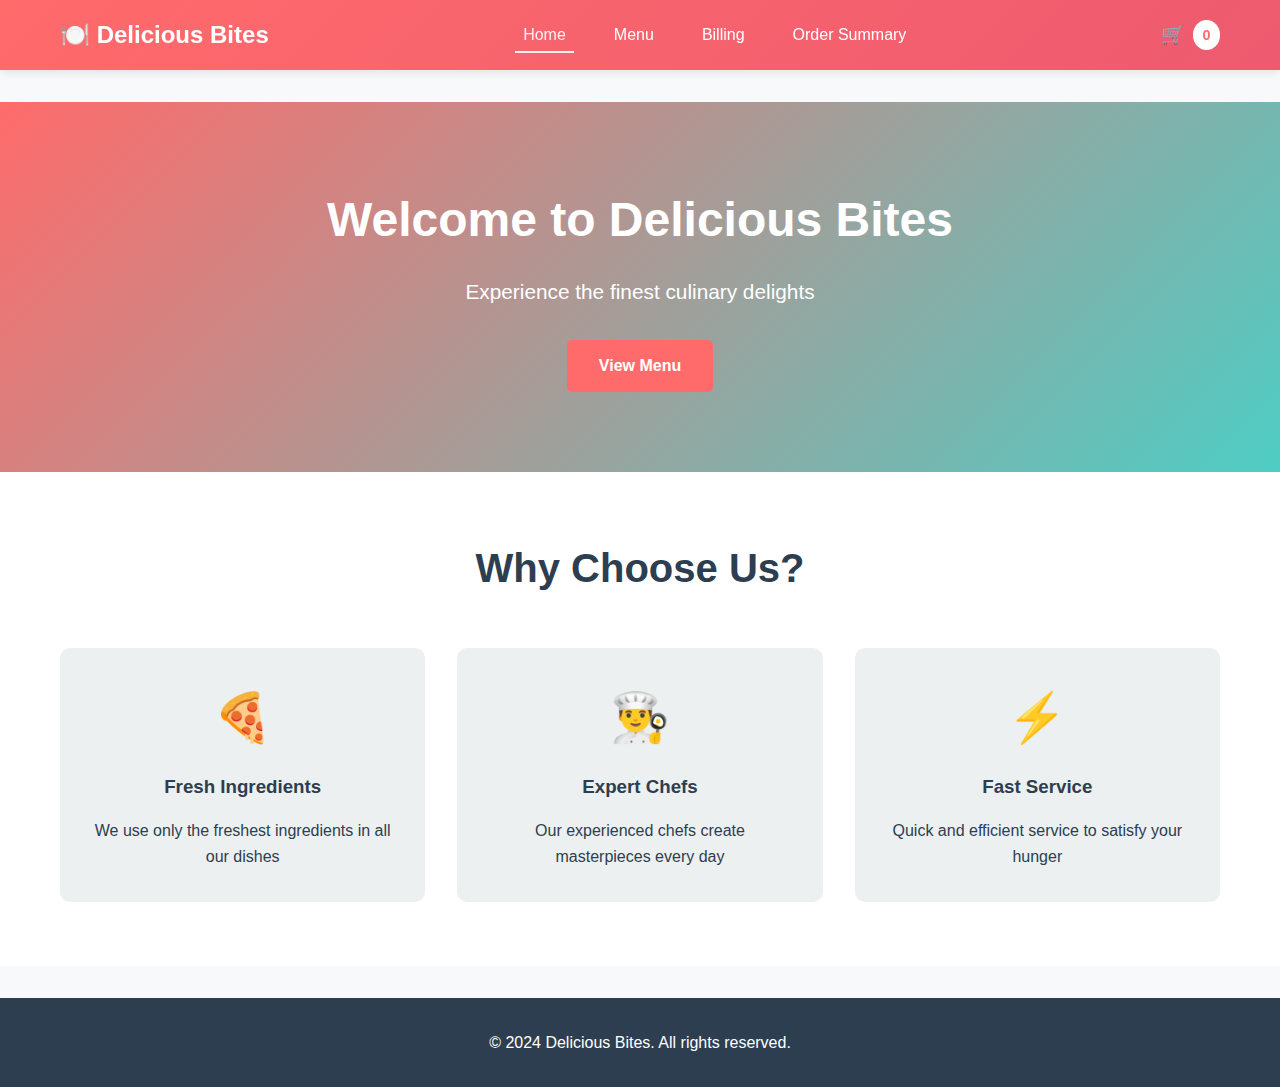
<file: index.html>
<!DOCTYPE html>
<html lang="en">
<head>
    <meta charset="UTF-8">
    <meta name="viewport" content="width=device-width, initial-scale=1.0">
    <title>Restaurant - Home</title>
    <link rel="stylesheet" href="styles.css">
</head>
<body>
    <nav class="navbar">
        <div class="container">
            <div class="logo">🍽️ Delicious Bites</div>
            <div class="hamburger">☰</div>
            <ul class="nav-menu">
                <li><a href="index.html" class="active">Home</a></li>
                <li><a href="menu.html">Menu</a></li>
                <li><a href="billing.html">Billing</a></li>
                <li><a href="order-summary.html">Order Summary</a></li>
            </ul>
            <div class="cart-icon">
                <a href="billing.html">
                    🛒 <span id="cart-count">0</span>
                </a>
            </div>
        </div>
    </nav>

    <main>
        <section class="hero">
            <div class="hero-content">
                <h1>Welcome to Delicious Bites</h1>
                <p>Experience the finest culinary delights</p>
                <a href="menu.html" class="btn btn-primary">View Menu</a>
            </div>
        </section>

        <section class="features">
            <div class="container">
                <h2>Why Choose Us?</h2>
                <div class="feature-grid">
                    <div class="feature-card">
                        <div class="feature-icon">🍕</div>
                        <h3>Fresh Ingredients</h3>
                        <p>We use only the freshest ingredients in all our dishes</p>
                    </div>
                    <div class="feature-card">
                        <div class="feature-icon">👨‍🍳</div>
                        <h3>Expert Chefs</h3>
                        <p>Our experienced chefs create masterpieces every day</p>
                    </div>
                    <div class="feature-card">
                        <div class="feature-icon">⚡</div>
                        <h3>Fast Service</h3>
                        <p>Quick and efficient service to satisfy your hunger</p>
                    </div>
                </div>
            </div>
        </section>
    </main>

    <footer>
        <div class="container">
            <p>&copy; 2024 Delicious Bites. All rights reserved.</p>
        </div>
    </footer>

    <script src="script.js"></script>
</body>
</html>
</file>
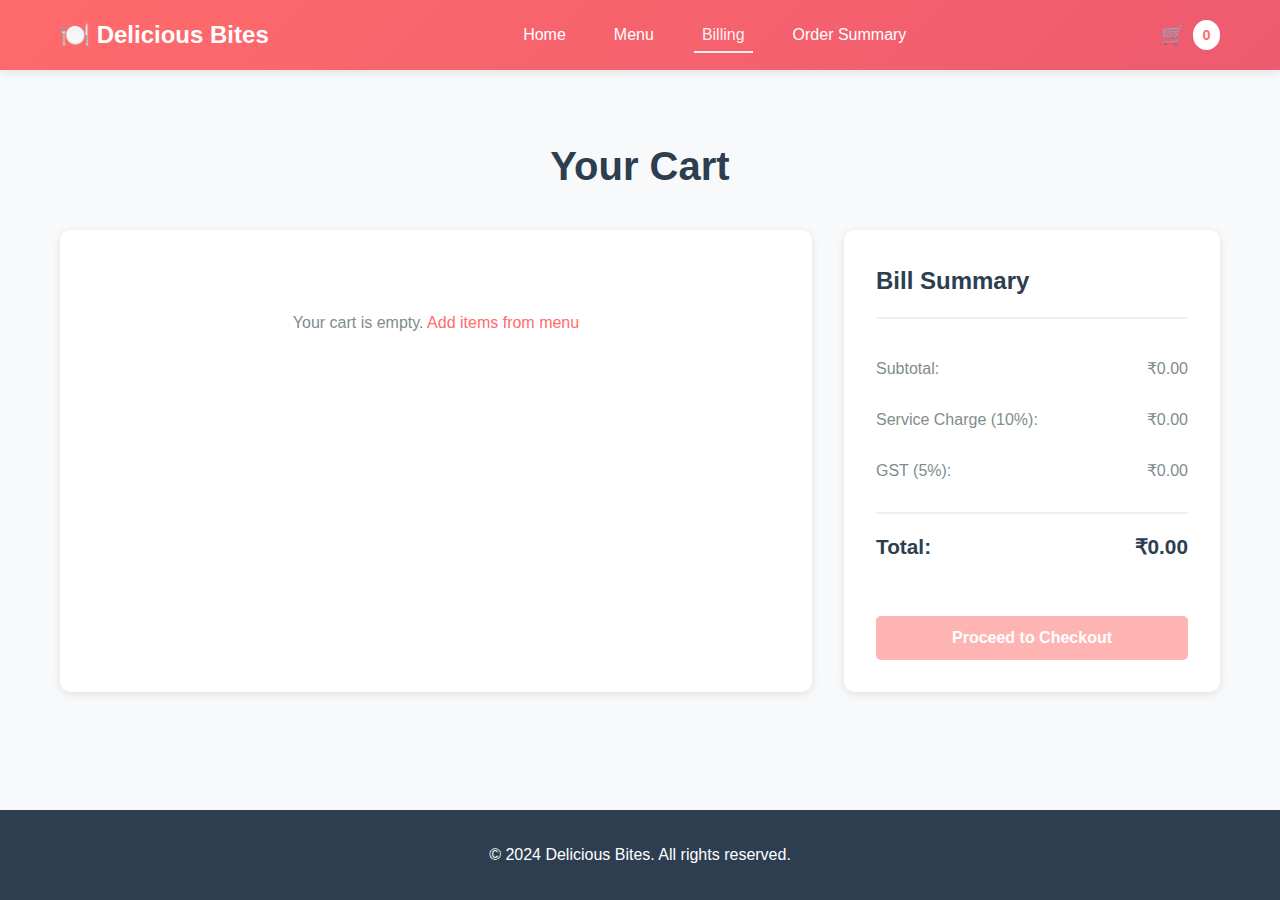
<file: billing.html>
<!DOCTYPE html>
<html lang="en">
<head>
    <meta charset="UTF-8">
    <meta name="viewport" content="width=device-width, initial-scale=1.0">
    <title>Restaurant - Billing</title>
    <link rel="stylesheet" href="styles.css">
</head>
<body>
    <nav class="navbar">
        <div class="container">
            <div class="logo">🍽️ Delicious Bites</div>
            <div class="hamburger">☰</div>
            <ul class="nav-menu">
                <li><a href="index.html">Home</a></li>
                <li><a href="menu.html">Menu</a></li>
                <li><a href="billing.html" class="active">Billing</a></li>
                <li><a href="order-summary.html">Order Summary</a></li>
            </ul>
            <div class="cart-icon">
                <a href="billing.html">
                    🛒 <span id="cart-count">0</span>
                </a>
            </div>
        </div>
    </nav>

    <main>
        <section class="billing-section">
            <div class="container">
                <h1>Your Cart</h1>
                <div class="billing-container">
                    <div class="cart-items" id="cart-items">
                        <p class="empty-cart">Your cart is empty. <a href="menu.html">Add items from menu</a></p>
                    </div>
                    <div class="bill-summary" id="bill-summary">
                        <h2>Bill Summary</h2>
                        <div class="bill-details">
                            <div class="bill-row">
                                <span>Subtotal:</span>
                                <span id="subtotal">₹0.00</span>
                            </div>
                            <div class="bill-row">
                                <span>Service Charge (10%):</span>
                                <span id="service-charge">₹0.00</span>
                            </div>
                            <div class="bill-row">
                                <span>GST (5%):</span>
                                <span id="gst">₹0.00</span>
                            </div>
                            <div class="bill-row total">
                                <span>Total:</span>
                                <span id="total">₹0.00</span>
                            </div>
                        </div>
                        <button class="btn btn-primary" id="checkout-btn" onclick="window.location.href='order-summary.html'">Proceed to Checkout</button>
                    </div>
                </div>
            </div>
        </section>
    </main>

    <footer>
        <div class="container">
            <p>&copy; 2024 Delicious Bites. All rights reserved.</p>
        </div>
    </footer>

    <script src="script.js"></script>
    <script src="billing.js"></script>
</body>
</html>
</file>
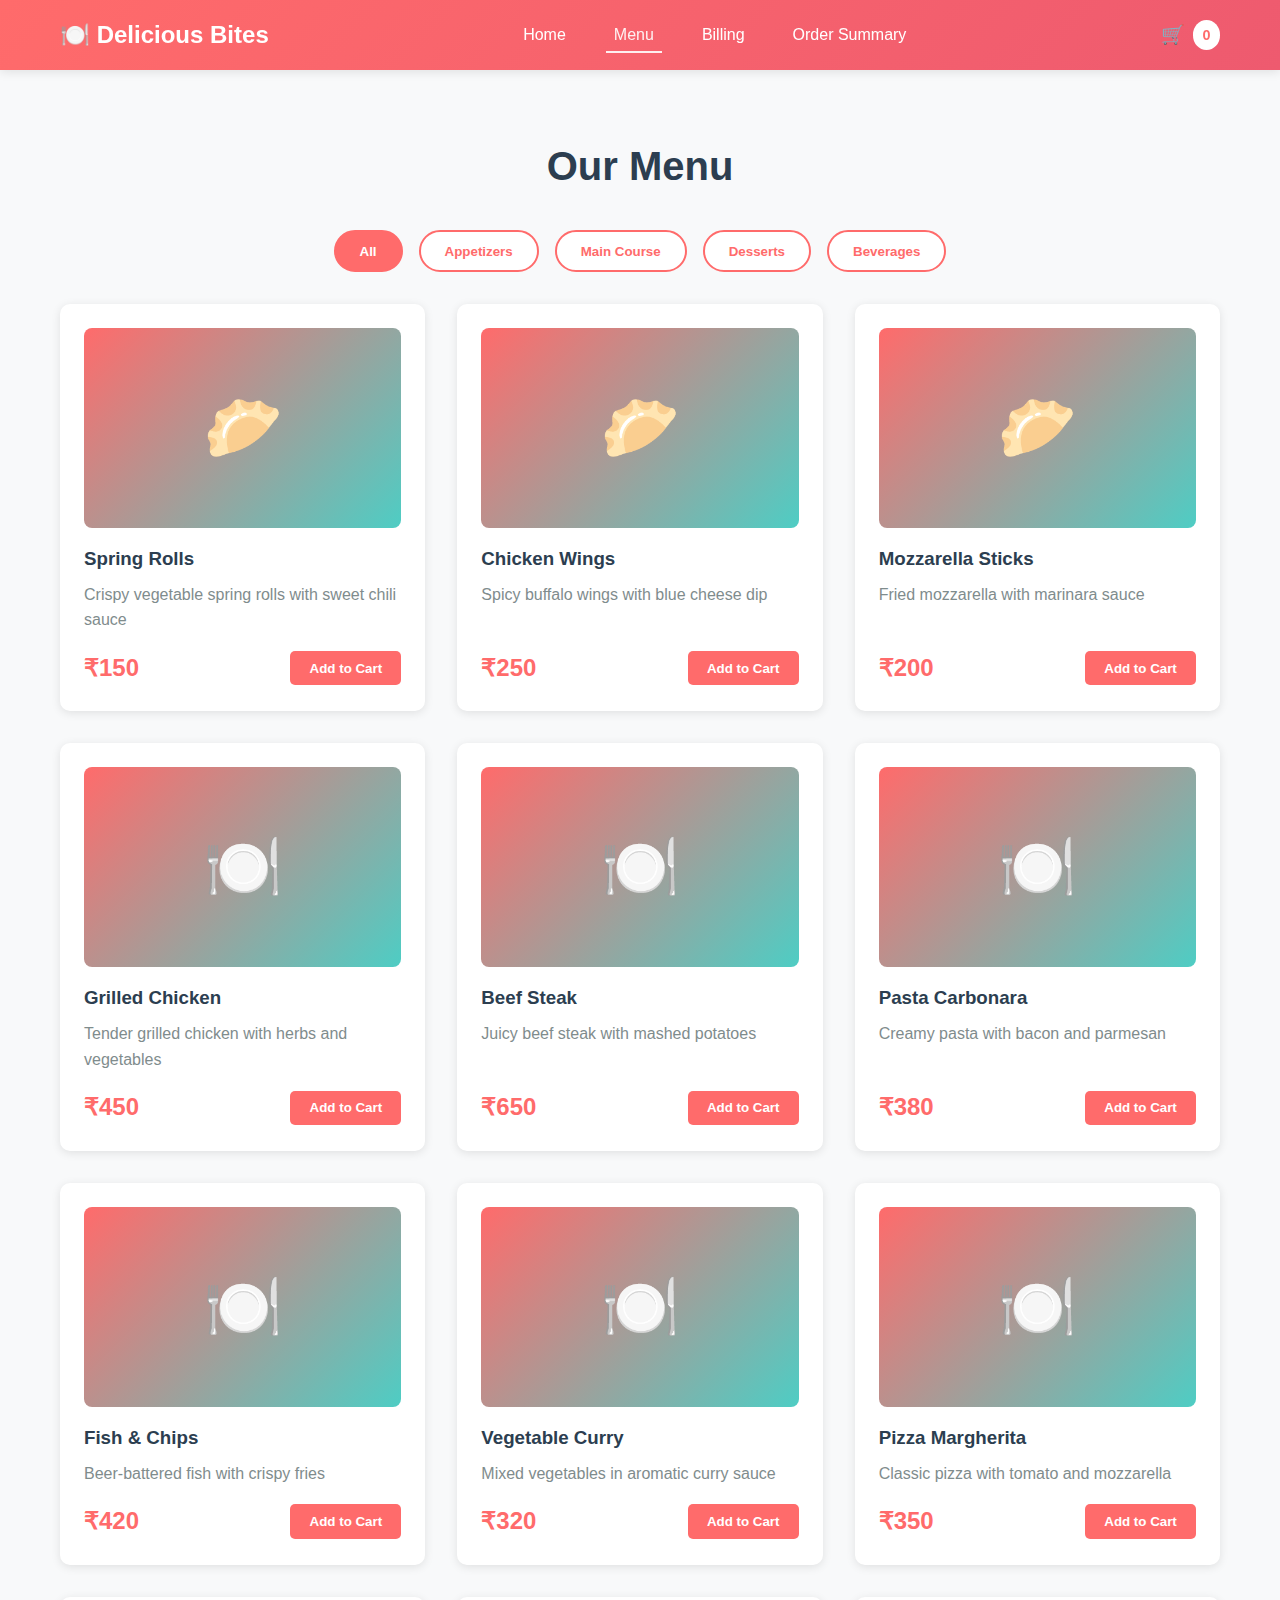
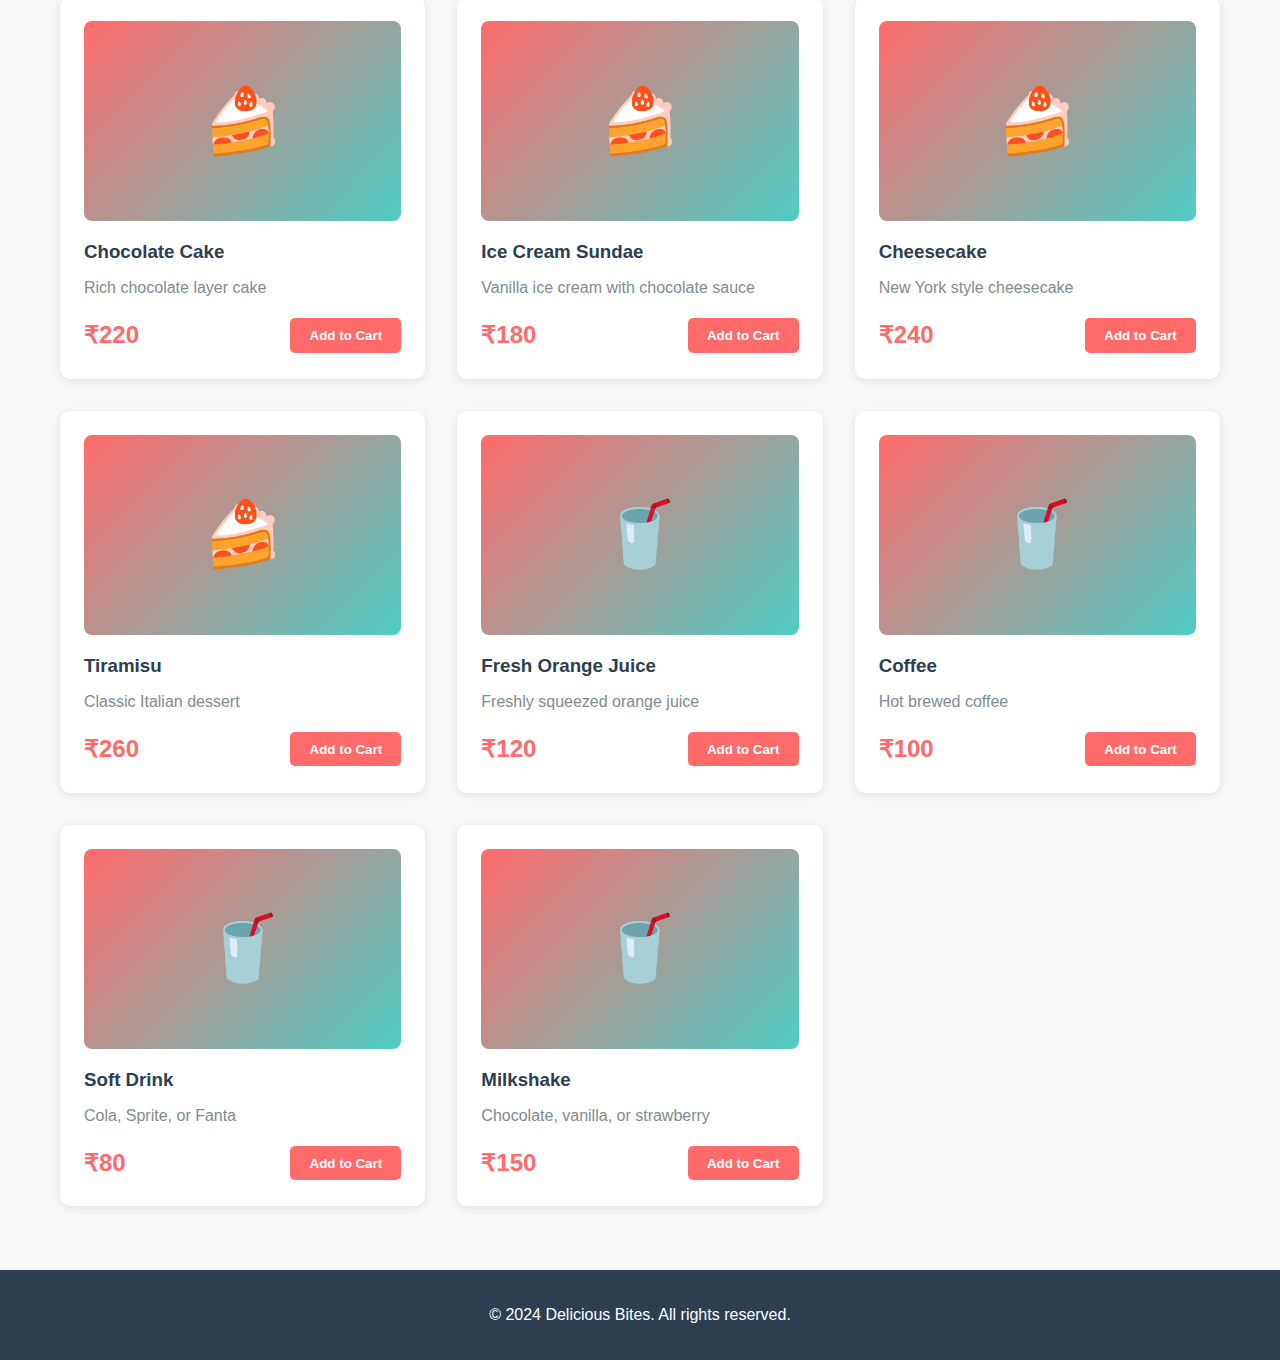
<file: menu.html>
<!DOCTYPE html>
<html lang="en">
<head>
    <meta charset="UTF-8">
    <meta name="viewport" content="width=device-width, initial-scale=1.0">
    <title>Restaurant - Menu</title>
    <link rel="stylesheet" href="styles.css">
</head>
<body>
    <nav class="navbar">
        <div class="container">
            <div class="logo">🍽️ Delicious Bites</div>
            <div class="hamburger">☰</div>
            <ul class="nav-menu">
                <li><a href="index.html">Home</a></li>
                <li><a href="menu.html" class="active">Menu</a></li>
                <li><a href="billing.html">Billing</a></li>
                <li><a href="order-summary.html">Order Summary</a></li>
            </ul>
            <div class="cart-icon">
                <a href="billing.html">
                    🛒 <span id="cart-count">0</span>
                </a>
            </div>
        </div>
    </nav>

    <main>
        <section class="menu-section">
            <div class="container">
                <h1>Our Menu</h1>
                <div class="menu-categories">
                    <button class="category-btn active" data-category="all">All</button>
                    <button class="category-btn" data-category="appetizers">Appetizers</button>
                    <button class="category-btn" data-category="mains">Main Course</button>
                    <button class="category-btn" data-category="desserts">Desserts</button>
                    <button class="category-btn" data-category="beverages">Beverages</button>
                </div>

                <div class="menu-grid" id="menu-grid">
                    <!-- Menu items will be dynamically generated -->
                </div>
            </div>
        </section>
    </main>

    <footer>
        <div class="container">
            <p>&copy; 2024 Delicious Bites. All rights reserved.</p>
        </div>
    </footer>

    <script src="script.js"></script>
    <script src="menu.js"></script>
</body>
</html>
</file>
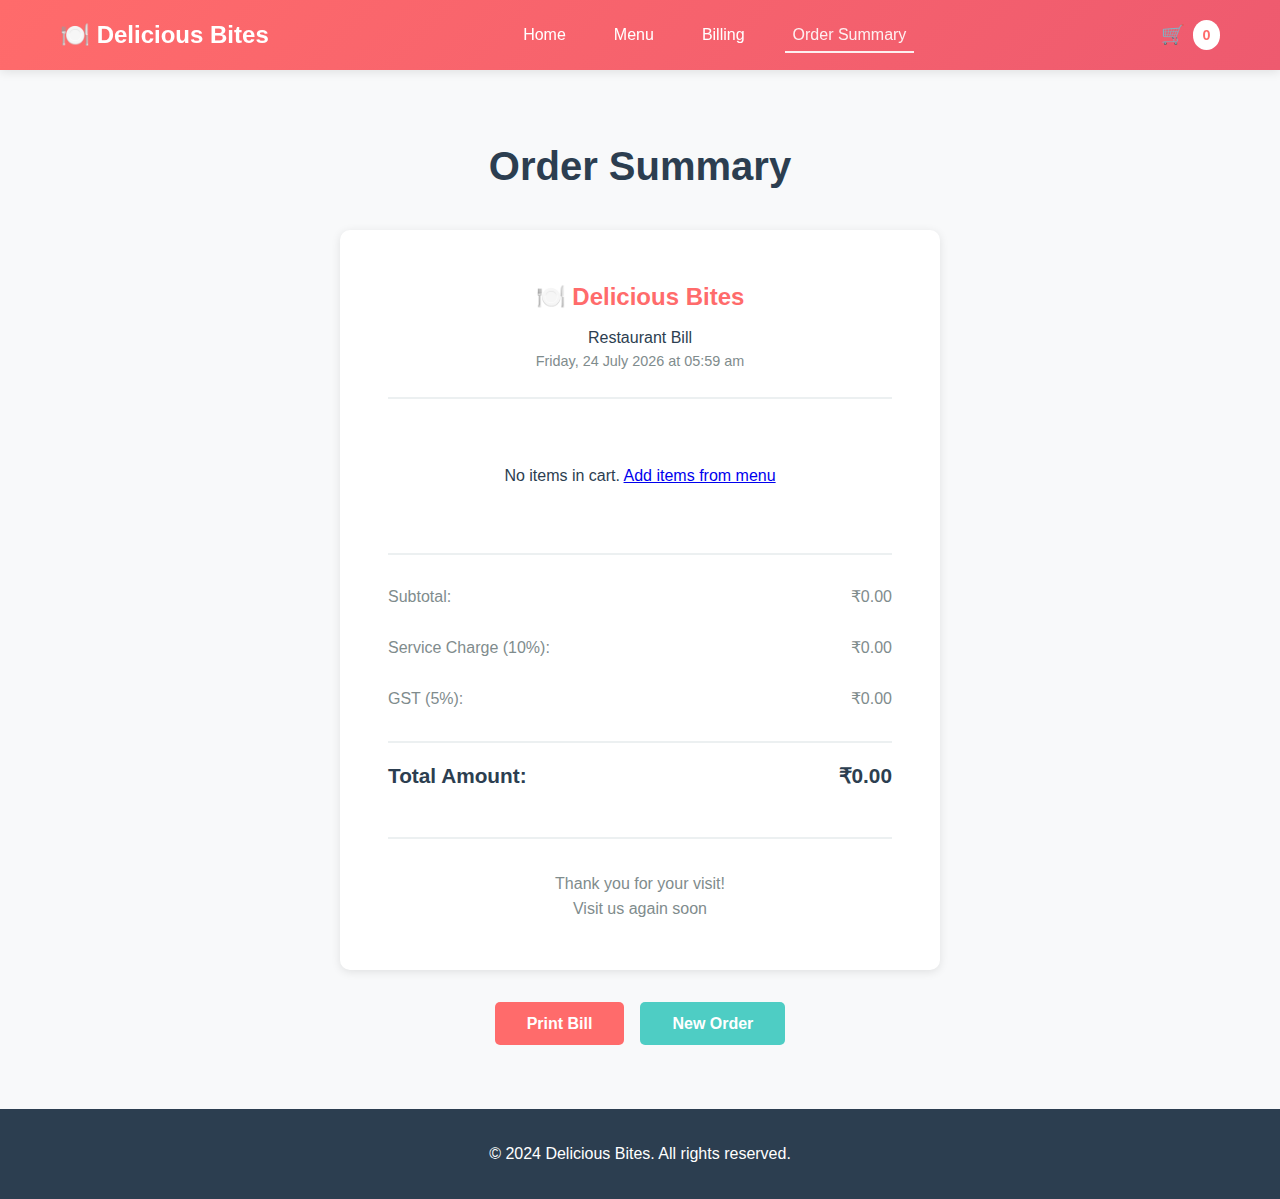
<file: order-summary.html>
<!DOCTYPE html>
<html lang="en">
<head>
    <meta charset="UTF-8">
    <meta name="viewport" content="width=device-width, initial-scale=1.0">
    <title>Restaurant - Order Summary</title>
    <link rel="stylesheet" href="styles.css">
</head>
<body>
    <nav class="navbar">
        <div class="container">
            <div class="logo">🍽️ Delicious Bites</div>
            <div class="hamburger">☰</div>
            <ul class="nav-menu">
                <li><a href="index.html">Home</a></li>
                <li><a href="menu.html">Menu</a></li>
                <li><a href="billing.html">Billing</a></li>
                <li><a href="order-summary.html" class="active">Order Summary</a></li>
            </ul>
            <div class="cart-icon">
                <a href="billing.html">
                    🛒 <span id="cart-count">0</span>
                </a>
            </div>
        </div>
    </nav>

    <main>
        <section class="order-summary-section">
            <div class="container">
                <h1>Order Summary</h1>
                <div class="bill-container print-friendly" id="print-bill">
                    <div class="bill-header">
                        <h2>🍽️ Delicious Bites</h2>
                        <p>Restaurant Bill</p>
                        <p class="bill-date" id="bill-date"></p>
                    </div>
                    <div class="bill-items" id="bill-items">
                        <!-- Items will be populated here -->
                    </div>
                    <div class="bill-footer">
                        <div class="bill-row">
                            <span>Subtotal:</span>
                            <span id="bill-subtotal">₹0.00</span>
                        </div>
                        <div class="bill-row">
                            <span>Service Charge (10%):</span>
                            <span id="bill-service-charge">₹0.00</span>
                        </div>
                        <div class="bill-row">
                            <span>GST (5%):</span>
                            <span id="bill-gst">₹0.00</span>
                        </div>
                        <div class="bill-row total">
                            <span>Total Amount:</span>
                            <span id="bill-total">₹0.00</span>
                        </div>
                    </div>
                    <div class="bill-thankyou">
                        <p>Thank you for your visit!</p>
                        <p>Visit us again soon</p>
                    </div>
                </div>
                <div class="action-buttons">
                    <button class="btn btn-primary" onclick="window.print()">Print Bill</button>
                    <button class="btn btn-secondary" onclick="clearCartAndRedirect()">New Order</button>
                </div>
            </div>
        </section>
    </main>

    <footer>
        <div class="container">
            <p>&copy; 2024 Delicious Bites. All rights reserved.</p>
        </div>
    </footer>

    <script src="script.js"></script>
    <script src="order-summary.js"></script>
</body>
</html>
</file>
<file: styles.css>
* {
    margin: 0;
    padding: 0;
    box-sizing: border-box;
}

:root {
    --primary-color: #ff6b6b;
    --secondary-color: #4ecdc4;
    --dark-color: #2c3e50;
    --light-color: #ecf0f1;
    --success-color: #27ae60;
    --warning-color: #f39c12;
    --shadow: 0 2px 10px rgba(0, 0, 0, 0.1);
    --shadow-hover: 0 4px 20px rgba(0, 0, 0, 0.15);
}

body {
    font-family: 'Segoe UI', Tahoma, Geneva, Verdana, sans-serif;
    line-height: 1.6;
    color: var(--dark-color);
    background-color: #f8f9fa;
    min-height: 100vh;
    display: flex;
    flex-direction: column;
}

.container {
    max-width: 1200px;
    margin: 0 auto;
    padding: 0 20px;
    width: 100%;
}

/* Navbar */
.navbar {
    background: linear-gradient(135deg, var(--primary-color), #ee5a6f);
    color: white;
    padding: 1rem 0;
    box-shadow: var(--shadow);
    position: sticky;
    top: 0;
    z-index: 1000;
}

.hamburger {
    display: none;
    font-size: 1.5rem;
    cursor: pointer;
    color: white;
    margin-left: auto;
    order: 1;
}

.navbar .container {
    display: flex;
    justify-content: space-between;
    align-items: center;
    flex-wrap: wrap;
    position: relative;
}

.logo {
    font-size: 1.5rem;
    font-weight: bold;
    cursor: pointer;
}

.nav-menu {
    display: flex;
    list-style: none;
    gap: 2rem;
    flex-wrap: wrap;
}

.nav-menu a {
    color: white;
    text-decoration: none;
    transition: opacity 0.3s;
    padding: 0.5rem;
}

.nav-menu a:hover,
.nav-menu a.active {
    opacity: 0.9;
    border-bottom: 2px solid white;
}

.cart-icon {
    font-size: 1.2rem;
}

.cart-icon a {
    color: white;
    text-decoration: none;
    display: flex;
    align-items: center;
    gap: 0.5rem;
}

.cart-icon span {
    background: white;
    color: var(--primary-color);
    padding: 0.2rem 0.6rem;
    border-radius: 50%;
    font-size: 0.9rem;
    font-weight: bold;
}

/* Main Content */
main {
    flex: 1;
    padding: 2rem 0;
}

/* Hero Section */
.hero {
    background: linear-gradient(135deg, var(--primary-color), var(--secondary-color));
    color: white;
    padding: 5rem 0;
    text-align: center;
}

.hero-content h1 {
    font-size: 3rem;
    margin-bottom: 1rem;
}

.hero-content p {
    font-size: 1.3rem;
    margin-bottom: 2rem;
}

/* Buttons */
.btn {
    padding: 0.8rem 2rem;
    border: none;
    border-radius: 5px;
    font-size: 1rem;
    cursor: pointer;
    transition: all 0.3s;
    text-decoration: none;
    display: inline-block;
    font-weight: 600;
}

.btn-primary {
    background: var(--primary-color);
    color: white;
}

.btn-primary:hover {
    background: #ee5a6f;
    transform: translateY(-2px);
    box-shadow: var(--shadow-hover);
}

.btn-secondary {
    background: var(--secondary-color);
    color: white;
}

.btn-secondary:hover {
    background: #3db8ae;
    transform: translateY(-2px);
    box-shadow: var(--shadow-hover);
}

.btn-danger {
    background: #e74c3c;
    color: white;
    padding: 0.5rem 1rem;
    font-size: 0.9rem;
}

.btn-danger:hover {
    background: #c0392b;
}

/* Features Section */
.features {
    padding: 4rem 0;
    background: white;
}

.features h2 {
    text-align: center;
    font-size: 2.5rem;
    margin-bottom: 3rem;
    color: var(--dark-color);
}

.feature-grid {
    display: grid;
    grid-template-columns: repeat(auto-fit, minmax(250px, 1fr));
    gap: 2rem;
}

.feature-card {
    text-align: center;
    padding: 2rem;
    background: var(--light-color);
    border-radius: 10px;
    transition: transform 0.3s, box-shadow 0.3s;
}

.feature-card:hover {
    transform: translateY(-5px);
    box-shadow: var(--shadow-hover);
}

.feature-icon {
    font-size: 3rem;
    margin-bottom: 1rem;
}

.feature-card h3 {
    margin-bottom: 1rem;
    color: var(--dark-color);
}

/* Menu Section */
.menu-section {
    padding: 2rem 0;
}

.menu-section h1 {
    text-align: center;
    font-size: 2.5rem;
    margin-bottom: 2rem;
    color: var(--dark-color);
}

.menu-categories {
    display: flex;
    justify-content: center;
    gap: 1rem;
    margin-bottom: 2rem;
    flex-wrap: wrap;
}

.category-btn {
    padding: 0.7rem 1.5rem;
    border: 2px solid var(--primary-color);
    background: white;
    color: var(--primary-color);
    border-radius: 25px;
    cursor: pointer;
    transition: all 0.3s;
    font-weight: 600;
}

.category-btn:hover,
.category-btn.active {
    background: var(--primary-color);
    color: white;
}

.menu-grid {
    display: grid;
    grid-template-columns: repeat(auto-fill, minmax(280px, 1fr));
    gap: 2rem;
}

.menu-item {
    background: white;
    border-radius: 10px;
    padding: 1.5rem;
    box-shadow: var(--shadow);
    transition: transform 0.3s, box-shadow 0.3s;
    display: flex;
    flex-direction: column;
}

.menu-item:hover {
    transform: translateY(-5px);
    box-shadow: var(--shadow-hover);
}

.menu-item-image {
    width: 100%;
    height: 200px;
    background: linear-gradient(135deg, var(--primary-color), var(--secondary-color));
    border-radius: 8px;
    display: flex;
    align-items: center;
    justify-content: center;
    font-size: 4rem;
    margin-bottom: 1rem;
    overflow: hidden;
    position: relative;
}

.menu-item-image img {
    width: 100%;
    height: 100%;
    object-fit: cover;
    border-radius: 8px;
    transition: transform 0.3s ease;
}

.menu-item:hover .menu-item-image img {
    transform: scale(1.05);
}

.menu-item h3 {
    margin-bottom: 0.5rem;
    color: var(--dark-color);
}

.menu-item p {
    color: #7f8c8d;
    margin-bottom: 1rem;
    flex: 1;
}

.menu-item-footer {
    display: flex;
    justify-content: space-between;
    align-items: center;
}

.menu-item-price {
    font-size: 1.5rem;
    font-weight: bold;
    color: var(--primary-color);
}

.add-to-cart-btn {
    padding: 0.6rem 1.2rem;
    background: var(--primary-color);
    color: white;
    border: none;
    border-radius: 5px;
    cursor: pointer;
    transition: all 0.3s;
    font-weight: 600;
}

.add-to-cart-btn:hover {
    background: #ee5a6f;
    transform: scale(1.05);
}

/* Billing Section */
.billing-section {
    padding: 2rem 0;
}

.billing-section h1 {
    text-align: center;
    font-size: 2.5rem;
    margin-bottom: 2rem;
    color: var(--dark-color);
}

.billing-container {
    display: grid;
    grid-template-columns: 2fr 1fr;
    gap: 2rem;
}

.cart-items {
    background: white;
    border-radius: 10px;
    padding: 2rem;
    box-shadow: var(--shadow);
}

.empty-cart {
    text-align: center;
    padding: 3rem;
    color: #7f8c8d;
}

.empty-cart a {
    color: var(--primary-color);
    text-decoration: none;
}

.cart-item {
    display: flex;
    justify-content: space-between;
    align-items: center;
    padding: 1.5rem;
    border-bottom: 1px solid var(--light-color);
    gap: 1rem;
}

.cart-item:last-child {
    border-bottom: none;
}

.cart-item-info {
    flex: 1;
}

.cart-item-info h3 {
    margin-bottom: 0.5rem;
    color: var(--dark-color);
}

.cart-item-info p {
    color: #7f8c8d;
    font-size: 0.9rem;
}

.cart-item-controls {
    display: flex;
    align-items: center;
    gap: 1rem;
}

.quantity-controls {
    display: flex;
    align-items: center;
    gap: 0.5rem;
    background: var(--light-color);
    border-radius: 5px;
    padding: 0.3rem;
}

.quantity-btn {
    background: white;
    border: none;
    width: 30px;
    height: 30px;
    border-radius: 5px;
    cursor: pointer;
    font-size: 1.2rem;
    display: flex;
    align-items: center;
    justify-content: center;
    transition: all 0.3s;
}

.quantity-btn:hover {
    background: var(--primary-color);
    color: white;
}

.quantity-display {
    min-width: 30px;
    text-align: center;
    font-weight: bold;
}

.cart-item-price {
    font-size: 1.2rem;
    font-weight: bold;
    color: var(--primary-color);
    min-width: 80px;
    text-align: right;
}

.bill-summary {
    background: white;
    border-radius: 10px;
    padding: 2rem;
    box-shadow: var(--shadow);
    position: sticky;
    top: 100px;
    height: fit-content;
}

.bill-summary h2 {
    margin-bottom: 1.5rem;
    color: var(--dark-color);
    border-bottom: 2px solid var(--light-color);
    padding-bottom: 1rem;
}

.bill-details {
    margin-bottom: 1.5rem;
}

.bill-row {
    display: flex;
    justify-content: space-between;
    padding: 0.8rem 0;
    color: #7f8c8d;
}

.bill-row.total {
    border-top: 2px solid var(--light-color);
    margin-top: 1rem;
    padding-top: 1rem;
    font-size: 1.3rem;
    font-weight: bold;
    color: var(--dark-color);
}

#checkout-btn {
    width: 100%;
    margin-top: 1rem;
}

/* Order Summary Section */
.order-summary-section {
    padding: 2rem 0;
}

.order-summary-section h1 {
    text-align: center;
    font-size: 2.5rem;
    margin-bottom: 2rem;
    color: var(--dark-color);
}

.bill-container {
    background: white;
    border-radius: 10px;
    padding: 3rem;
    box-shadow: var(--shadow);
    max-width: 600px;
    margin: 0 auto;
}

.bill-header {
    text-align: center;
    margin-bottom: 2rem;
    border-bottom: 2px solid var(--light-color);
    padding-bottom: 1.5rem;
}

.bill-header h2 {
    color: var(--primary-color);
    margin-bottom: 0.5rem;
}

.bill-date {
    color: #7f8c8d;
    font-size: 0.9rem;
}

.bill-items {
    margin-bottom: 2rem;
}

.bill-item {
    display: flex;
    justify-content: space-between;
    padding: 1rem 0;
    border-bottom: 1px solid var(--light-color);
}

.bill-item-name {
    flex: 1;
}

.bill-item-quantity {
    margin: 0 1rem;
    color: #7f8c8d;
}

.bill-item-price {
    font-weight: bold;
    color: var(--dark-color);
}

.bill-footer {
    border-top: 2px solid var(--light-color);
    padding-top: 1rem;
    margin-bottom: 2rem;
}

.bill-thankyou {
    text-align: center;
    padding-top: 2rem;
    border-top: 2px solid var(--light-color);
    color: #7f8c8d;
}

.action-buttons {
    display: flex;
    justify-content: center;
    gap: 1rem;
    margin-top: 2rem;
    flex-wrap: wrap;
}

/* Print Styles */
@media print {
    body {
        background: white;
    }

    .navbar,
    footer,
    .action-buttons {
        display: none !important;
    }

    .print-friendly {
        box-shadow: none;
        border: 1px solid #ddd;
        max-width: 100%;
        padding: 2rem;
    }

    .bill-container {
        page-break-inside: avoid;
    }

    .bill-item {
        page-break-inside: avoid;
    }
}

/* Footer */
footer {
    background: var(--dark-color);
    color: white;
    text-align: center;
    padding: 2rem 0;
    margin-top: auto;
}

/* Responsive Design */
@media (max-width: 1024px) {
    .container {
        padding: 0 30px;
    }
    
    .hero-content h1 {
        font-size: 2.5rem;
    }
}

@media (max-width: 768px) {
    .hamburger {
        display: block;
    }

    .nav-menu {
        display: none;
        position: absolute;
        top: 100%;
        left: 0;
        width: 100%;
        background: linear-gradient(135deg, var(--primary-color), #ee5a6f);
        flex-direction: column;
        gap: 0;
        padding: 1rem 0;
        box-shadow: var(--shadow);
        z-index: 1001;
    }

    .nav-menu.active {
        display: flex;
    }

    .nav-menu li {
        width: 100%;
        text-align: center;
    }

    .nav-menu a {
        display: block;
        padding: 1rem;
        width: 100%;
    }

    .nav-menu a:hover {
        background-color: rgba(255, 255, 255, 0.1);
        border-bottom: none;
    }

    .hero-content h1 {
        font-size: 2rem;
    }

    .hero-content p {
        font-size: 1.1rem;
    }

    .billing-container {
        grid-template-columns: 1fr;
    }

    .bill-summary {
        position: static;
        margin-top: 2rem;
    }

    .cart-item {
        flex-direction: column;
        align-items: flex-start;
    }

    .cart-item-controls {
        width: 100%;
        justify-content: space-between;
        margin-top: 1rem;
    }

    .cart-item-price {
        text-align: left;
        margin-top: 0.5rem;
    }
}

@media (max-width: 600px) {
    .menu-grid,
    .feature-grid {
        grid-template-columns: 1fr;
    }
    
    .cart-item-controls {
        flex-wrap: wrap;
        gap: 0.5rem;
    }
    
    .quantity-controls {
        order: 1;
    }
    
    .cart-item-price {
        order: 2;
        width: 100%;
        text-align: left !important;
        margin-top: 0.5rem;
    }
    
    .btn-danger {
        order: 3;
    }
}

@media (max-width: 480px) {
    .container {
        padding: 0 15px;
    }

    .logo {
        font-size: 1.2rem;
    }

    .nav-menu {
        font-size: 0.9rem;
    }

    .hero {
        padding: 3rem 0;
    }

    .hero-content h1 {
        font-size: 1.8rem;
    }

    .menu-categories {
        gap: 0.5rem;
    }

    .category-btn {
        padding: 0.5rem 1rem;
        font-size: 0.85rem;
        flex: 1 1 auto;
        text-align: center;
    }

    .bill-container {
        padding: 1.5rem;
    }

    .menu-item-image {
        height: 180px;
    }

    /* Better touch targets for billing */
    .quantity-btn {
        width: 36px;
        height: 36px;
    }

    .cart-item {
        padding: 1rem;
    }

    .bill-summary {
        padding: 1.5rem;
    }

    .btn-danger {
        padding: 0.6rem 1rem;
        font-size: 0.85rem;
    }
}
</file>
